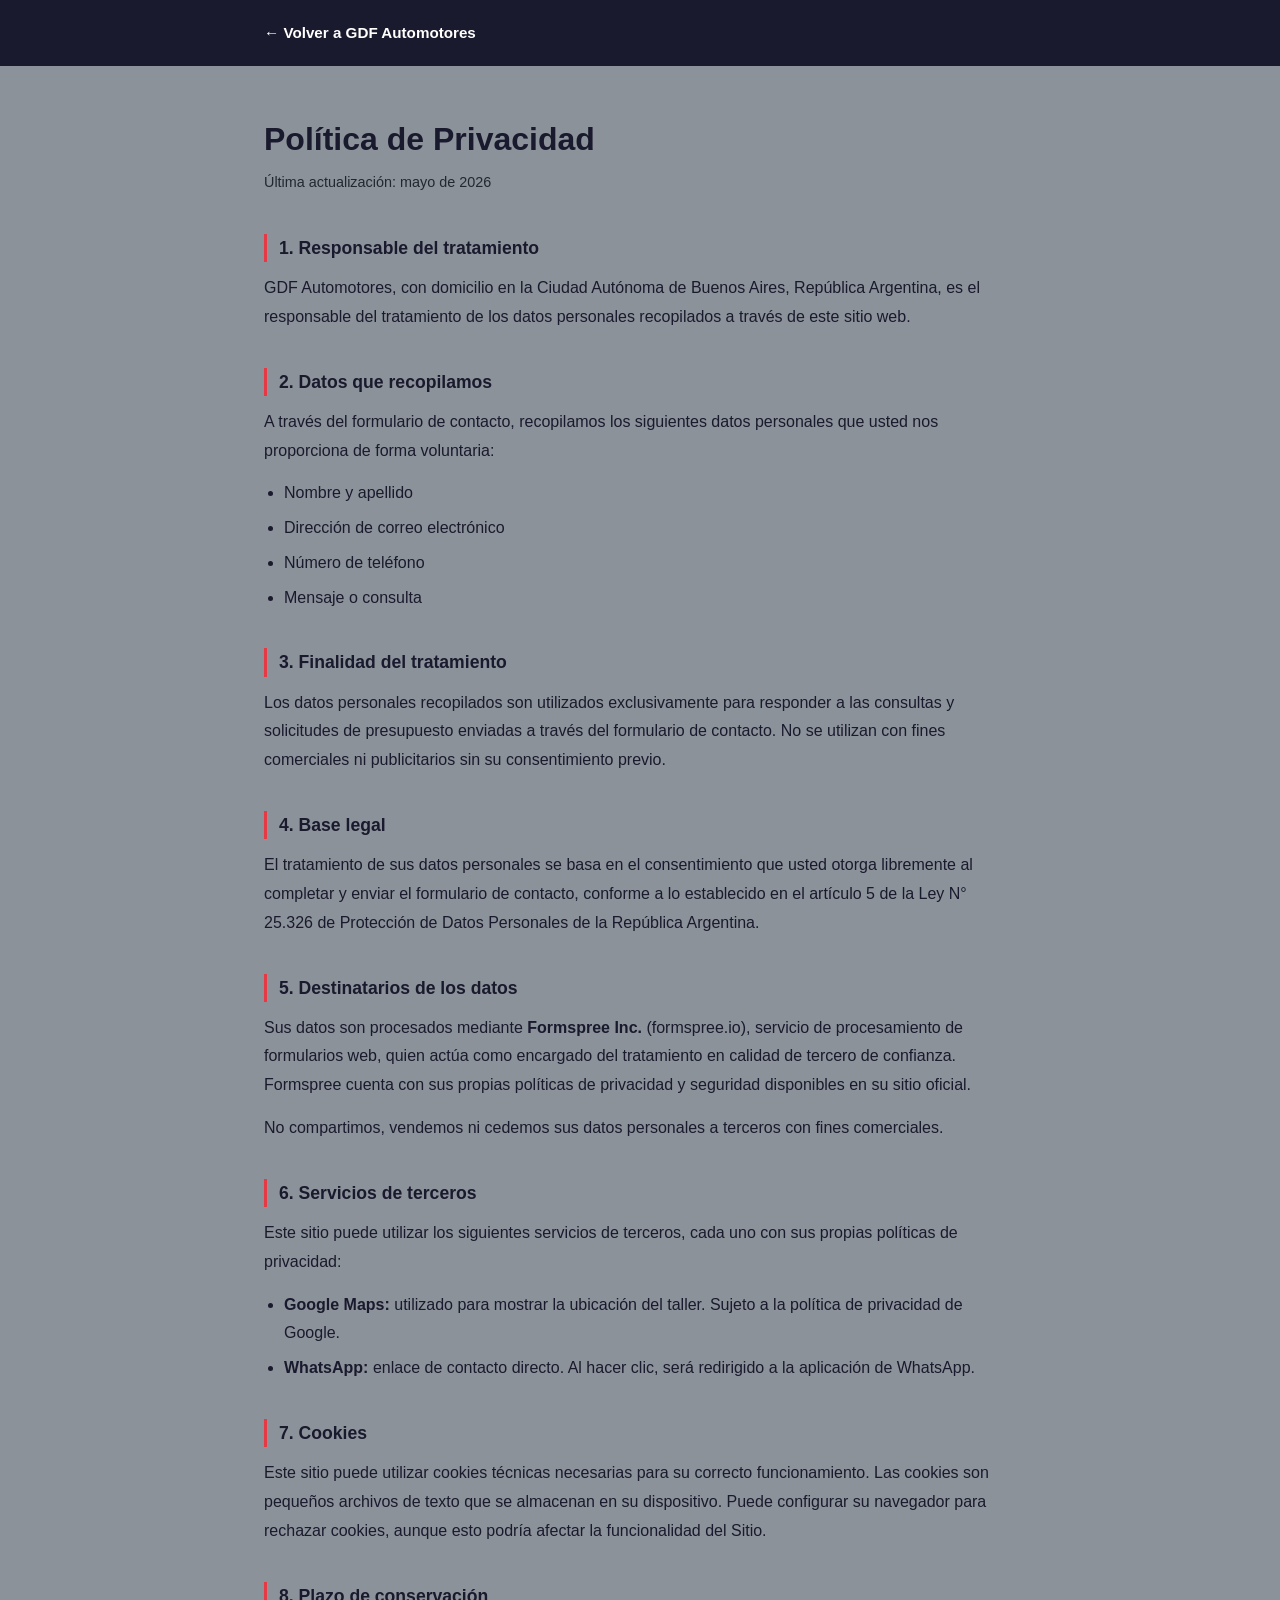
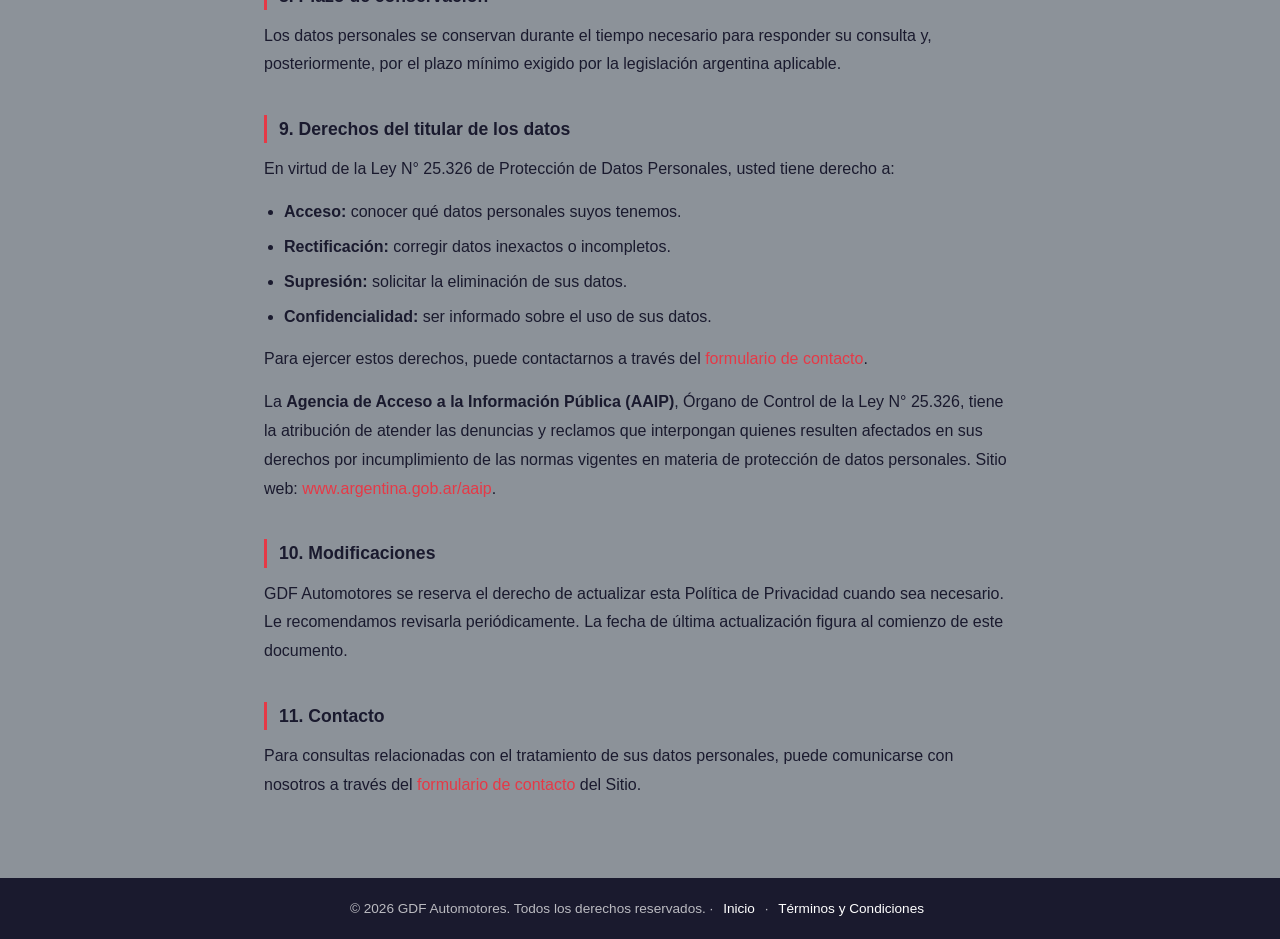
<file: privacidad.html>
<!DOCTYPE html>
<html lang="es-AR">
<head>
  <meta charset="UTF-8" />
  <meta name="viewport" content="width=device-width, initial-scale=1" />
  <title>Política de Privacidad | GDF Automotores</title>
  <meta name="robots" content="noindex, nofollow" />
  <link rel="stylesheet" href="css/styles.css" />
  <style>
    .legal-header { background: var(--primary); color: #fff; padding: 20px 0; }
    .legal-header-inner { max-width: 800px; margin: 0 auto; padding: 0 24px; }
    .legal-header a { color: #fff; text-decoration: none; font-weight: 600; font-size: 0.95rem; }
    .legal-header a:hover { opacity: 0.8; }
    .legal-content { max-width: 800px; margin: 0 auto; padding: 48px 24px 64px; }
    .legal-content h1 { font-size: 2rem; font-weight: 800; color: var(--primary); margin-bottom: 6px; }
    .legal-content .update-date { color: var(--text-muted); font-size: 0.9rem; margin-bottom: 40px; display: block; }
    .legal-content h2 { font-size: 1.1rem; font-weight: 700; color: var(--primary); margin: 36px 0 12px; border-left: 3px solid var(--accent); padding-left: 12px; }
    .legal-content p { color: var(--text); line-height: 1.8; margin-bottom: 14px; }
    .legal-content ul { color: var(--text); line-height: 1.8; padding-left: 20px; margin-bottom: 14px; }
    .legal-content li { margin-bottom: 6px; }
    .legal-content a { color: var(--accent); }
    .legal-footer-bar { background: var(--primary); color: rgba(255,255,255,0.7); text-align: center; padding: 20px 24px; font-size: 0.85rem; }
    .legal-footer-bar a { color: #fff; margin: 0 6px; }
  </style>
</head>
<body>
  <header class="legal-header">
    <div class="legal-header-inner">
      <a href="index.html">← Volver a GDF Automotores</a>
    </div>
  </header>

  <main class="legal-content">
    <h1>Política de Privacidad</h1>
    <span class="update-date">Última actualización: mayo de 2026</span>

    <h2>1. Responsable del tratamiento</h2>
    <p>GDF Automotores, con domicilio en la Ciudad Autónoma de Buenos Aires, República Argentina, es el responsable del tratamiento de los datos personales recopilados a través de este sitio web.</p>

    <h2>2. Datos que recopilamos</h2>
    <p>A través del formulario de contacto, recopilamos los siguientes datos personales que usted nos proporciona de forma voluntaria:</p>
    <ul>
      <li>Nombre y apellido</li>
      <li>Dirección de correo electrónico</li>
      <li>Número de teléfono</li>
      <li>Mensaje o consulta</li>
    </ul>

    <h2>3. Finalidad del tratamiento</h2>
    <p>Los datos personales recopilados son utilizados exclusivamente para responder a las consultas y solicitudes de presupuesto enviadas a través del formulario de contacto. No se utilizan con fines comerciales ni publicitarios sin su consentimiento previo.</p>

    <h2>4. Base legal</h2>
    <p>El tratamiento de sus datos personales se basa en el consentimiento que usted otorga libremente al completar y enviar el formulario de contacto, conforme a lo establecido en el artículo 5 de la Ley N° 25.326 de Protección de Datos Personales de la República Argentina.</p>

    <h2>5. Destinatarios de los datos</h2>
    <p>Sus datos son procesados mediante <strong>Formspree Inc.</strong> (formspree.io), servicio de procesamiento de formularios web, quien actúa como encargado del tratamiento en calidad de tercero de confianza. Formspree cuenta con sus propias políticas de privacidad y seguridad disponibles en su sitio oficial.</p>
    <p>No compartimos, vendemos ni cedemos sus datos personales a terceros con fines comerciales.</p>

    <h2>6. Servicios de terceros</h2>
    <p>Este sitio puede utilizar los siguientes servicios de terceros, cada uno con sus propias políticas de privacidad:</p>
    <ul>
      <li><strong>Google Maps:</strong> utilizado para mostrar la ubicación del taller. Sujeto a la política de privacidad de Google.</li>
      <li><strong>WhatsApp:</strong> enlace de contacto directo. Al hacer clic, será redirigido a la aplicación de WhatsApp.</li>
    </ul>

    <h2>7. Cookies</h2>
    <p>Este sitio puede utilizar cookies técnicas necesarias para su correcto funcionamiento. Las cookies son pequeños archivos de texto que se almacenan en su dispositivo. Puede configurar su navegador para rechazar cookies, aunque esto podría afectar la funcionalidad del Sitio.</p>

    <h2>8. Plazo de conservación</h2>
    <p>Los datos personales se conservan durante el tiempo necesario para responder su consulta y, posteriormente, por el plazo mínimo exigido por la legislación argentina aplicable.</p>

    <h2>9. Derechos del titular de los datos</h2>
    <p>En virtud de la Ley N° 25.326 de Protección de Datos Personales, usted tiene derecho a:</p>
    <ul>
      <li><strong>Acceso:</strong> conocer qué datos personales suyos tenemos.</li>
      <li><strong>Rectificación:</strong> corregir datos inexactos o incompletos.</li>
      <li><strong>Supresión:</strong> solicitar la eliminación de sus datos.</li>
      <li><strong>Confidencialidad:</strong> ser informado sobre el uso de sus datos.</li>
    </ul>
    <p>Para ejercer estos derechos, puede contactarnos a través del <a href="index.html#contacto">formulario de contacto</a>.</p>
    <p>La <strong>Agencia de Acceso a la Información Pública (AAIP)</strong>, Órgano de Control de la Ley N° 25.326, tiene la atribución de atender las denuncias y reclamos que interpongan quienes resulten afectados en sus derechos por incumplimiento de las normas vigentes en materia de protección de datos personales. Sitio web: <a href="https://www.argentina.gob.ar/aaip" target="_blank" rel="noopener noreferrer">www.argentina.gob.ar/aaip</a>.</p>

    <h2>10. Modificaciones</h2>
    <p>GDF Automotores se reserva el derecho de actualizar esta Política de Privacidad cuando sea necesario. Le recomendamos revisarla periódicamente. La fecha de última actualización figura al comienzo de este documento.</p>

    <h2>11. Contacto</h2>
    <p>Para consultas relacionadas con el tratamiento de sus datos personales, puede comunicarse con nosotros a través del <a href="index.html#contacto">formulario de contacto</a> del Sitio.</p>
  </main>

  <footer class="legal-footer-bar">
    <p>© 2026 GDF Automotores. Todos los derechos reservados. · <a href="index.html">Inicio</a> · <a href="terminos.html">Términos y Condiciones</a></p>
  </footer>
</body>
</html>
</file>
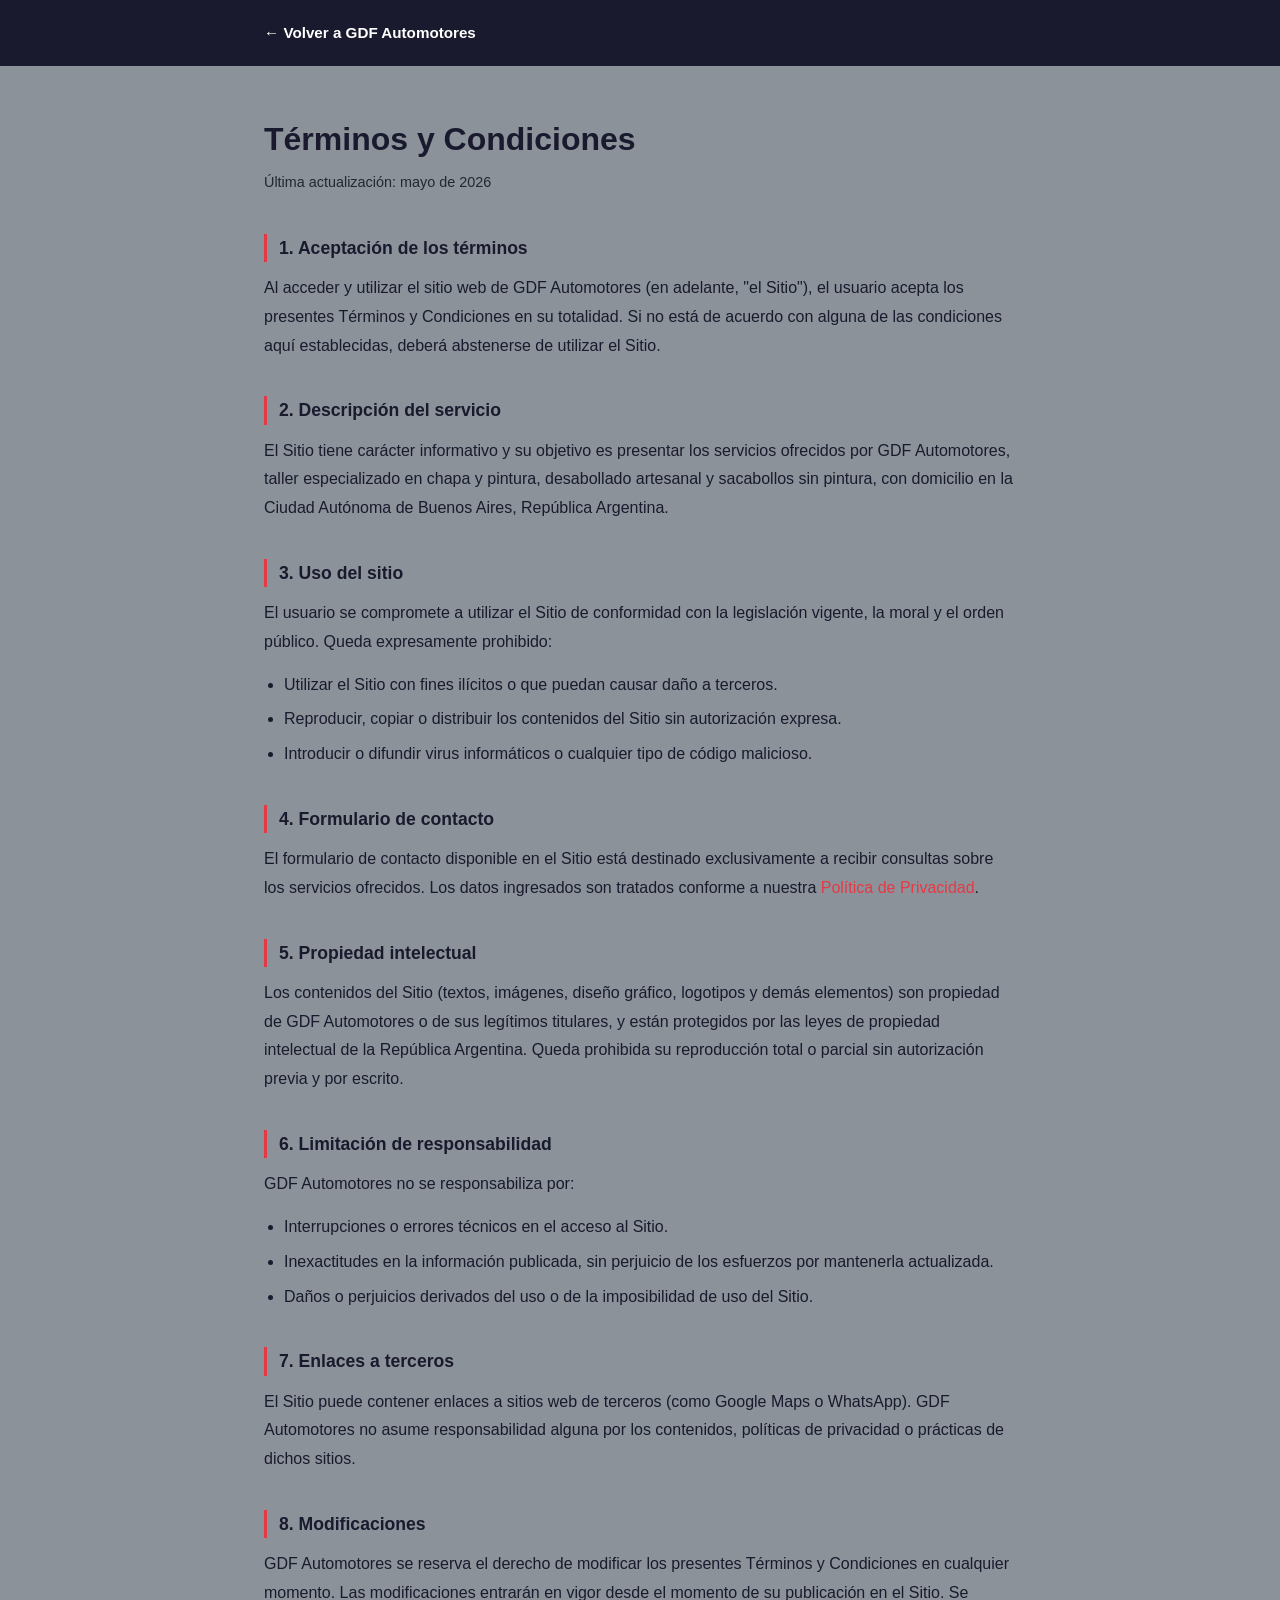
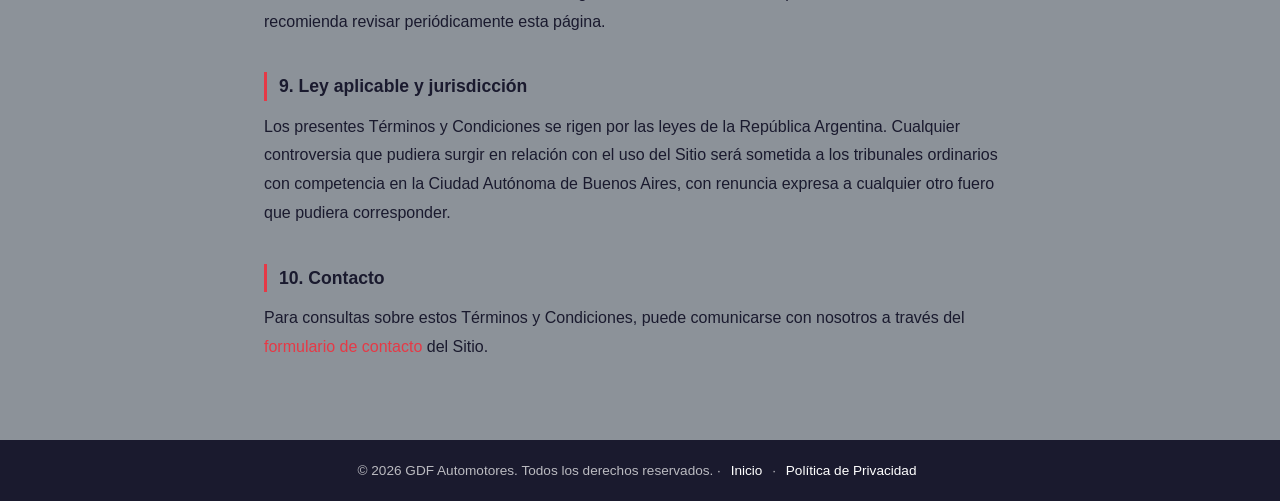
<file: terminos.html>
<!DOCTYPE html>
<html lang="es-AR">
<head>
  <meta charset="UTF-8" />
  <meta name="viewport" content="width=device-width, initial-scale=1" />
  <title>Términos y Condiciones | GDF Automotores</title>
  <meta name="robots" content="noindex, nofollow" />
  <link rel="stylesheet" href="css/styles.css" />
  <style>
    .legal-header { background: var(--primary); color: #fff; padding: 20px 0; }
    .legal-header-inner { max-width: 800px; margin: 0 auto; padding: 0 24px; }
    .legal-header a { color: #fff; text-decoration: none; font-weight: 600; font-size: 0.95rem; }
    .legal-header a:hover { opacity: 0.8; }
    .legal-content { max-width: 800px; margin: 0 auto; padding: 48px 24px 64px; }
    .legal-content h1 { font-size: 2rem; font-weight: 800; color: var(--primary); margin-bottom: 6px; }
    .legal-content .update-date { color: var(--text-muted); font-size: 0.9rem; margin-bottom: 40px; display: block; }
    .legal-content h2 { font-size: 1.1rem; font-weight: 700; color: var(--primary); margin: 36px 0 12px; border-left: 3px solid var(--accent); padding-left: 12px; }
    .legal-content p { color: var(--text); line-height: 1.8; margin-bottom: 14px; }
    .legal-content ul { color: var(--text); line-height: 1.8; padding-left: 20px; margin-bottom: 14px; }
    .legal-content li { margin-bottom: 6px; }
    .legal-content a { color: var(--accent); }
    .legal-footer-bar { background: var(--primary); color: rgba(255,255,255,0.7); text-align: center; padding: 20px 24px; font-size: 0.85rem; }
    .legal-footer-bar a { color: #fff; margin: 0 6px; }
  </style>
</head>
<body>
  <header class="legal-header">
    <div class="legal-header-inner">
      <a href="index.html">← Volver a GDF Automotores</a>
    </div>
  </header>

  <main class="legal-content">
    <h1>Términos y Condiciones</h1>
    <span class="update-date">Última actualización: mayo de 2026</span>

    <h2>1. Aceptación de los términos</h2>
    <p>Al acceder y utilizar el sitio web de GDF Automotores (en adelante, "el Sitio"), el usuario acepta los presentes Términos y Condiciones en su totalidad. Si no está de acuerdo con alguna de las condiciones aquí establecidas, deberá abstenerse de utilizar el Sitio.</p>

    <h2>2. Descripción del servicio</h2>
    <p>El Sitio tiene carácter informativo y su objetivo es presentar los servicios ofrecidos por GDF Automotores, taller especializado en chapa y pintura, desabollado artesanal y sacabollos sin pintura, con domicilio en la Ciudad Autónoma de Buenos Aires, República Argentina.</p>

    <h2>3. Uso del sitio</h2>
    <p>El usuario se compromete a utilizar el Sitio de conformidad con la legislación vigente, la moral y el orden público. Queda expresamente prohibido:</p>
    <ul>
      <li>Utilizar el Sitio con fines ilícitos o que puedan causar daño a terceros.</li>
      <li>Reproducir, copiar o distribuir los contenidos del Sitio sin autorización expresa.</li>
      <li>Introducir o difundir virus informáticos o cualquier tipo de código malicioso.</li>
    </ul>

    <h2>4. Formulario de contacto</h2>
    <p>El formulario de contacto disponible en el Sitio está destinado exclusivamente a recibir consultas sobre los servicios ofrecidos. Los datos ingresados son tratados conforme a nuestra <a href="privacidad.html">Política de Privacidad</a>.</p>

    <h2>5. Propiedad intelectual</h2>
    <p>Los contenidos del Sitio (textos, imágenes, diseño gráfico, logotipos y demás elementos) son propiedad de GDF Automotores o de sus legítimos titulares, y están protegidos por las leyes de propiedad intelectual de la República Argentina. Queda prohibida su reproducción total o parcial sin autorización previa y por escrito.</p>

    <h2>6. Limitación de responsabilidad</h2>
    <p>GDF Automotores no se responsabiliza por:</p>
    <ul>
      <li>Interrupciones o errores técnicos en el acceso al Sitio.</li>
      <li>Inexactitudes en la información publicada, sin perjuicio de los esfuerzos por mantenerla actualizada.</li>
      <li>Daños o perjuicios derivados del uso o de la imposibilidad de uso del Sitio.</li>
    </ul>

    <h2>7. Enlaces a terceros</h2>
    <p>El Sitio puede contener enlaces a sitios web de terceros (como Google Maps o WhatsApp). GDF Automotores no asume responsabilidad alguna por los contenidos, políticas de privacidad o prácticas de dichos sitios.</p>

    <h2>8. Modificaciones</h2>
    <p>GDF Automotores se reserva el derecho de modificar los presentes Términos y Condiciones en cualquier momento. Las modificaciones entrarán en vigor desde el momento de su publicación en el Sitio. Se recomienda revisar periódicamente esta página.</p>

    <h2>9. Ley aplicable y jurisdicción</h2>
    <p>Los presentes Términos y Condiciones se rigen por las leyes de la República Argentina. Cualquier controversia que pudiera surgir en relación con el uso del Sitio será sometida a los tribunales ordinarios con competencia en la Ciudad Autónoma de Buenos Aires, con renuncia expresa a cualquier otro fuero que pudiera corresponder.</p>

    <h2>10. Contacto</h2>
    <p>Para consultas sobre estos Términos y Condiciones, puede comunicarse con nosotros a través del <a href="index.html#contacto">formulario de contacto</a> del Sitio.</p>
  </main>

  <footer class="legal-footer-bar">
    <p>© 2026 GDF Automotores. Todos los derechos reservados. · <a href="index.html">Inicio</a> · <a href="privacidad.html">Política de Privacidad</a></p>
  </footer>
</body>
</html>
</file>
<file: css/styles.css>
/* ── RESET & BASE ── */
*, *::before, *::after { box-sizing: border-box; margin: 0; padding: 0; }

:root {
  --primary: #1a1a2e;
  --primary-light: #2d2d4e;
  --accent: #e63946;
  --accent-dark: #c1121f;
  --bg: #8c9299;
  --white: #9ea5ae;
  --text: #1a1a2e;
  --text-muted: #22282f;
  --border: #707880;
  --radius: 12px;
  --shadow: 0 2px 16px rgba(0,0,0,0.08);
  --shadow-lg: 0 8px 32px rgba(0,0,0,0.14);
}

html { scroll-behavior: smooth; font-size: 16px; }

body {
  font-family: 'Inter', sans-serif;
  background: var(--bg);
  color: var(--text);
  line-height: 1.6;
}

img {
  max-width: 100%;
  height: auto;
  display: block;
}

a { color: inherit; text-decoration: none; }

/* ── SKIP LINK ── */
.skip-link {
  position: absolute;
  top: -100px;
  left: 16px;
  background: var(--accent);
  color: white;
  padding: 10px 20px;
  border-radius: 0 0 8px 8px;
  font-weight: 700;
  z-index: 9999;
  transition: top 0.2s;
}
.skip-link:focus { top: 0; }

/* ── NAVBAR ── */
.navbar {
  position: fixed;
  top: 0; left: 0; right: 0;
  background: rgba(26,26,46,0.97);
  backdrop-filter: blur(8px);
  z-index: 100;
  padding: 0 24px;
  height: 64px;
  display: flex;
  align-items: center;
  justify-content: space-between;
  box-shadow: 0 2px 12px rgba(0,0,0,0.2);
}

.navbar-brand {
  font-size: 1.1rem;
  font-weight: 800;
  color: white;
  letter-spacing: -0.02em;
}
.navbar-brand span { color: var(--accent); }

.nav-links {
  display: flex;
  gap: 28px;
  list-style: none;
}

.nav-links a {
  color: rgba(255,255,255,0.8);
  font-size: 0.88rem;
  font-weight: 500;
  transition: color 0.2s;
  padding: 4px 0;
  border-bottom: 2px solid transparent;
}
.nav-links a:hover, .nav-links a:focus {
  color: white;
  border-bottom-color: var(--accent);
  outline: none;
}

.nav-cta {
  background: var(--accent);
  color: white !important;
  padding: 8px 18px !important;
  border-radius: 8px !important;
  border-bottom: none !important;
  font-weight: 700 !important;
  transition: background 0.2s !important;
}
.nav-cta:hover { background: var(--accent-dark) !important; }

.nav-toggle {
  display: none;
  background: none;
  border: none;
  color: white;
  font-size: 1.4rem;
  cursor: pointer;
  padding: 4px;
}

/* ── HERO ── */
.hero {
  min-height: 100vh;
  background: linear-gradient(rgba(0,0,0,0.62), rgba(0,0,0,0.72)), url('../img/hero.jpg') center/cover no-repeat;
  display: flex;
  align-items: center;
  padding: 100px 24px 60px;
  position: relative;
  overflow: hidden;
}

.hero::before { display: none; }

.hero-inner {
  max-width: 1100px;
  margin: 0 auto;
  width: 100%;
  position: relative;
}

.hero-tag {
  display: inline-block;
  background: rgba(230,57,70,0.2);
  border: 1px solid rgba(230,57,70,0.4);
  color: #f28b8f;
  font-size: 0.78rem;
  font-weight: 700;
  letter-spacing: 0.1em;
  text-transform: uppercase;
  padding: 6px 14px;
  border-radius: 20px;
  margin-bottom: 20px;
}

.hero h1 {
  font-size: clamp(2rem, 5vw, 3.4rem);
  font-weight: 800;
  color: white;
  line-height: 1.15;
  letter-spacing: -0.03em;
  margin-bottom: 20px;
  max-width: 700px;
}

.hero h1 em {
  color: var(--accent);
  font-style: normal;
}

.hero-desc {
  font-size: 1.05rem;
  color: rgba(255,255,255,0.75);
  max-width: 520px;
  margin-bottom: 36px;
  line-height: 1.7;
}

.hero-actions {
  display: flex;
  gap: 14px;
  flex-wrap: wrap;
}

.btn {
  display: inline-flex;
  align-items: center;
  gap: 8px;
  padding: 14px 28px;
  border-radius: 10px;
  font-size: 0.95rem;
  font-weight: 700;
  font-family: 'Inter', sans-serif;
  cursor: pointer;
  border: none;
  transition: transform 0.15s, box-shadow 0.2s, background 0.2s;
  text-decoration: none;
}
.btn:focus { outline: 3px solid var(--accent); outline-offset: 3px; }
.btn:hover { transform: translateY(-2px); }

.btn-primary {
  background: var(--accent);
  color: white;
  box-shadow: 0 4px 16px rgba(230,57,70,0.4);
}
.btn-primary:hover { background: var(--accent-dark); box-shadow: 0 6px 24px rgba(230,57,70,0.5); }

.btn-outline {
  background: transparent;
  color: white;
  border: 2px solid rgba(255,255,255,0.4);
}
.btn-outline:hover { border-color: white; background: rgba(255,255,255,0.08); }

.hero-stats {
  display: flex;
  gap: 40px;
  margin-top: 56px;
  flex-wrap: wrap;
}
.stat-num { font-size: 2rem; font-weight: 800; color: white; line-height: 1; }
.stat-num span { color: var(--accent); }
.stat-label { font-size: 0.82rem; color: rgba(255,255,255,0.6); margin-top: 4px; }

/* ── SECTIONS ── */
section { padding: 80px 24px; }

.container { max-width: 1100px; margin: 0 auto; }

.section-tag {
  font-size: 0.72rem;
  font-weight: 700;
  text-transform: uppercase;
  letter-spacing: 0.1em;
  color: var(--accent);
  margin-bottom: 10px;
}

.section-title {
  font-size: clamp(1.6rem, 3vw, 2.2rem);
  font-weight: 800;
  color: var(--primary);
  letter-spacing: -0.02em;
  margin-bottom: 12px;
}

.section-desc {
  font-size: 1rem;
  color: var(--text-muted);
  max-width: 520px;
  line-height: 1.7;
  margin-bottom: 48px;
}

/* ── SERVICIOS ── */
#servicios { background: var(--white); }

.services-grid {
  display: grid;
  grid-template-columns: repeat(auto-fill, minmax(240px, 1fr));
  gap: 20px;
}

.service-card {
  background: var(--white);
  border-radius: var(--radius);
  padding: 28px 24px;
  border: 1.5px solid var(--border);
  transition: border-color 0.2s, box-shadow 0.2s, transform 0.2s;
}
.service-card:hover { border-color: var(--accent); box-shadow: var(--shadow); transform: translateY(-3px); }

.service-icon {
  width: 48px; height: 48px;
  background: rgba(230,57,70,0.1);
  border-radius: 12px;
  display: flex; align-items: center; justify-content: center;
  font-size: 1.5rem;
  margin-bottom: 16px;
}

.service-card h3 { font-size: 1rem; font-weight: 700; color: var(--primary); margin-bottom: 8px; }
.service-card p { font-size: 0.88rem; color: var(--text-muted); line-height: 1.6; }

/* ── GALERÍA ── */
#galeria { background: var(--bg); }

.gallery-grid {
  display: grid;
  grid-template-columns: repeat(2, 1fr);
  gap: 16px;
  max-width: 720px;
}

.gallery-item {
  border-radius: var(--radius);
  overflow: hidden;
  position: relative;
  aspect-ratio: 4/3;
  background: var(--border);
}

.gallery-item img {
  width: 100%; height: 100%;
  object-fit: cover;
  transition: transform 0.4s ease;
}
.gallery-item:hover img { transform: scale(1.05); }

.gallery-label {
  position: absolute;
  bottom: 12px; left: 12px;
  background: rgba(0,0,0,0.7);
  color: white;
  font-size: 0.75rem;
  font-weight: 600;
  padding: 4px 10px;
  border-radius: 20px;
}

/* ── TESTIMONIOS ── */
#testimonios { background: var(--primary); }
#testimonios .section-title { color: white; }
#testimonios .section-desc { color: rgba(255,255,255,0.6); }
#testimonios .section-tag { color: #f28b8f; }

.testimonials-grid {
  display: grid;
  grid-template-columns: repeat(auto-fill, minmax(280px, 1fr));
  gap: 20px;
}

.testimonial-card {
  background: rgba(255,255,255,0.06);
  border: 1px solid rgba(255,255,255,0.1);
  border-radius: var(--radius);
  padding: 28px 24px;
  transition: background 0.2s, transform 0.2s;
}
.testimonial-card:hover { background: rgba(255,255,255,0.1); transform: translateY(-2px); }

.stars { color: #fbbf24; font-size: 1rem; margin-bottom: 14px; letter-spacing: 2px; }

.testimonial-text {
  font-size: 0.92rem;
  color: rgba(255,255,255,0.85);
  line-height: 1.7;
  margin-bottom: 18px;
  font-style: italic;
}

.testimonial-author { font-weight: 700; color: white; font-size: 0.88rem; }
.testimonial-detail { font-size: 0.78rem; color: rgba(255,255,255,0.5); margin-top: 2px; }

/* ── CONTACTO ── */
#contacto { background: var(--white); }

.contact-grid {
  display: grid;
  grid-template-columns: 1fr 1fr;
  gap: 48px;
  align-items: start;
}

.contact-info h3 { font-size: 1.1rem; font-weight: 700; color: var(--primary); margin-bottom: 24px; }

.contact-item {
  display: flex;
  align-items: flex-start;
  gap: 14px;
  margin-bottom: 20px;
}

.contact-item-icon {
  width: 40px; height: 40px;
  background: rgba(230,57,70,0.1);
  border-radius: 10px;
  display: flex; align-items: center; justify-content: center;
  font-size: 1.1rem;
  flex-shrink: 0;
}

.contact-item-label { font-size: 0.75rem; color: var(--text-muted); font-weight: 600; text-transform: uppercase; letter-spacing: 0.05em; }
.contact-item-value { font-size: 0.95rem; font-weight: 600; color: var(--primary); margin-top: 2px; }
.contact-item-value a { color: var(--accent); }
.contact-item-value a:hover { text-decoration: underline; }

.map-container {
  margin-top: 24px;
  border-radius: var(--radius);
  overflow: hidden;
  border: 1.5px solid var(--border);
}
.map-container iframe { display: block; width: 100%; height: 200px; border: none; }

/* FORMULARIO */
.contact-form { background: var(--bg); border-radius: var(--radius); padding: 32px; }
.contact-form h3 { font-size: 1.1rem; font-weight: 700; color: var(--primary); margin-bottom: 24px; }

.form-group { margin-bottom: 18px; }

.form-group label {
  display: block;
  font-size: 0.82rem;
  font-weight: 700;
  color: var(--text);
  margin-bottom: 6px;
}

.form-group input,
.form-group textarea,
.form-group select {
  width: 100%;
  padding: 11px 14px;
  border: 1.5px solid var(--border);
  border-radius: 10px;
  font-family: 'Inter', sans-serif;
  font-size: 0.9rem;
  color: var(--text);
  background: #e8eaed;
  transition: border-color 0.2s, box-shadow 0.2s;
  outline: none;
}
.form-group input:focus,
.form-group textarea:focus,
.form-group select:focus {
  border-color: var(--accent);
  box-shadow: 0 0 0 3px rgba(230,57,70,0.12);
}

.form-group textarea { min-height: 110px; resize: vertical; }

.btn-form {
  width: 100%;
  background: var(--accent);
  color: white;
  border: none;
  padding: 13px;
  border-radius: 10px;
  font-size: 0.95rem;
  font-weight: 700;
  font-family: 'Inter', sans-serif;
  cursor: pointer;
  transition: background 0.2s, transform 0.1s;
  margin-top: 6px;
}
.btn-form:hover { background: var(--accent-dark); }
.btn-form:focus { outline: 3px solid var(--accent); outline-offset: 3px; }
.btn-form:active { transform: scale(0.98); }

/* ── FOOTER ── */
footer {
  background: var(--primary);
  color: rgba(255,255,255,0.7);
  padding: 40px 24px;
  text-align: center;
}
.footer-inner { max-width: 1100px; margin: 0 auto; }
.footer-brand { font-size: 1.1rem; font-weight: 800; color: white; margin-bottom: 8px; }
.footer-brand span { color: var(--accent); }
.footer-text { font-size: 0.85rem; line-height: 1.7; }
.footer-copy { font-size: 0.78rem; margin-top: 20px; color: rgba(255,255,255,0.35); }

/* ── RESPONSIVE ── */
@media (max-width: 768px) {
  .nav-links { display: none; flex-direction: column; position: absolute; top: 64px; left: 0; right: 0; background: var(--primary); padding: 16px 24px 24px; gap: 16px; }
  .nav-links.open { display: flex; }
  .nav-toggle { display: block; }
  .contact-grid { grid-template-columns: 1fr; }
  .hero-stats { gap: 24px; }
}

@media (max-width: 480px) {
  section { padding: 60px 16px; }
  .hero { padding: 90px 16px 50px; }
}
</file>
